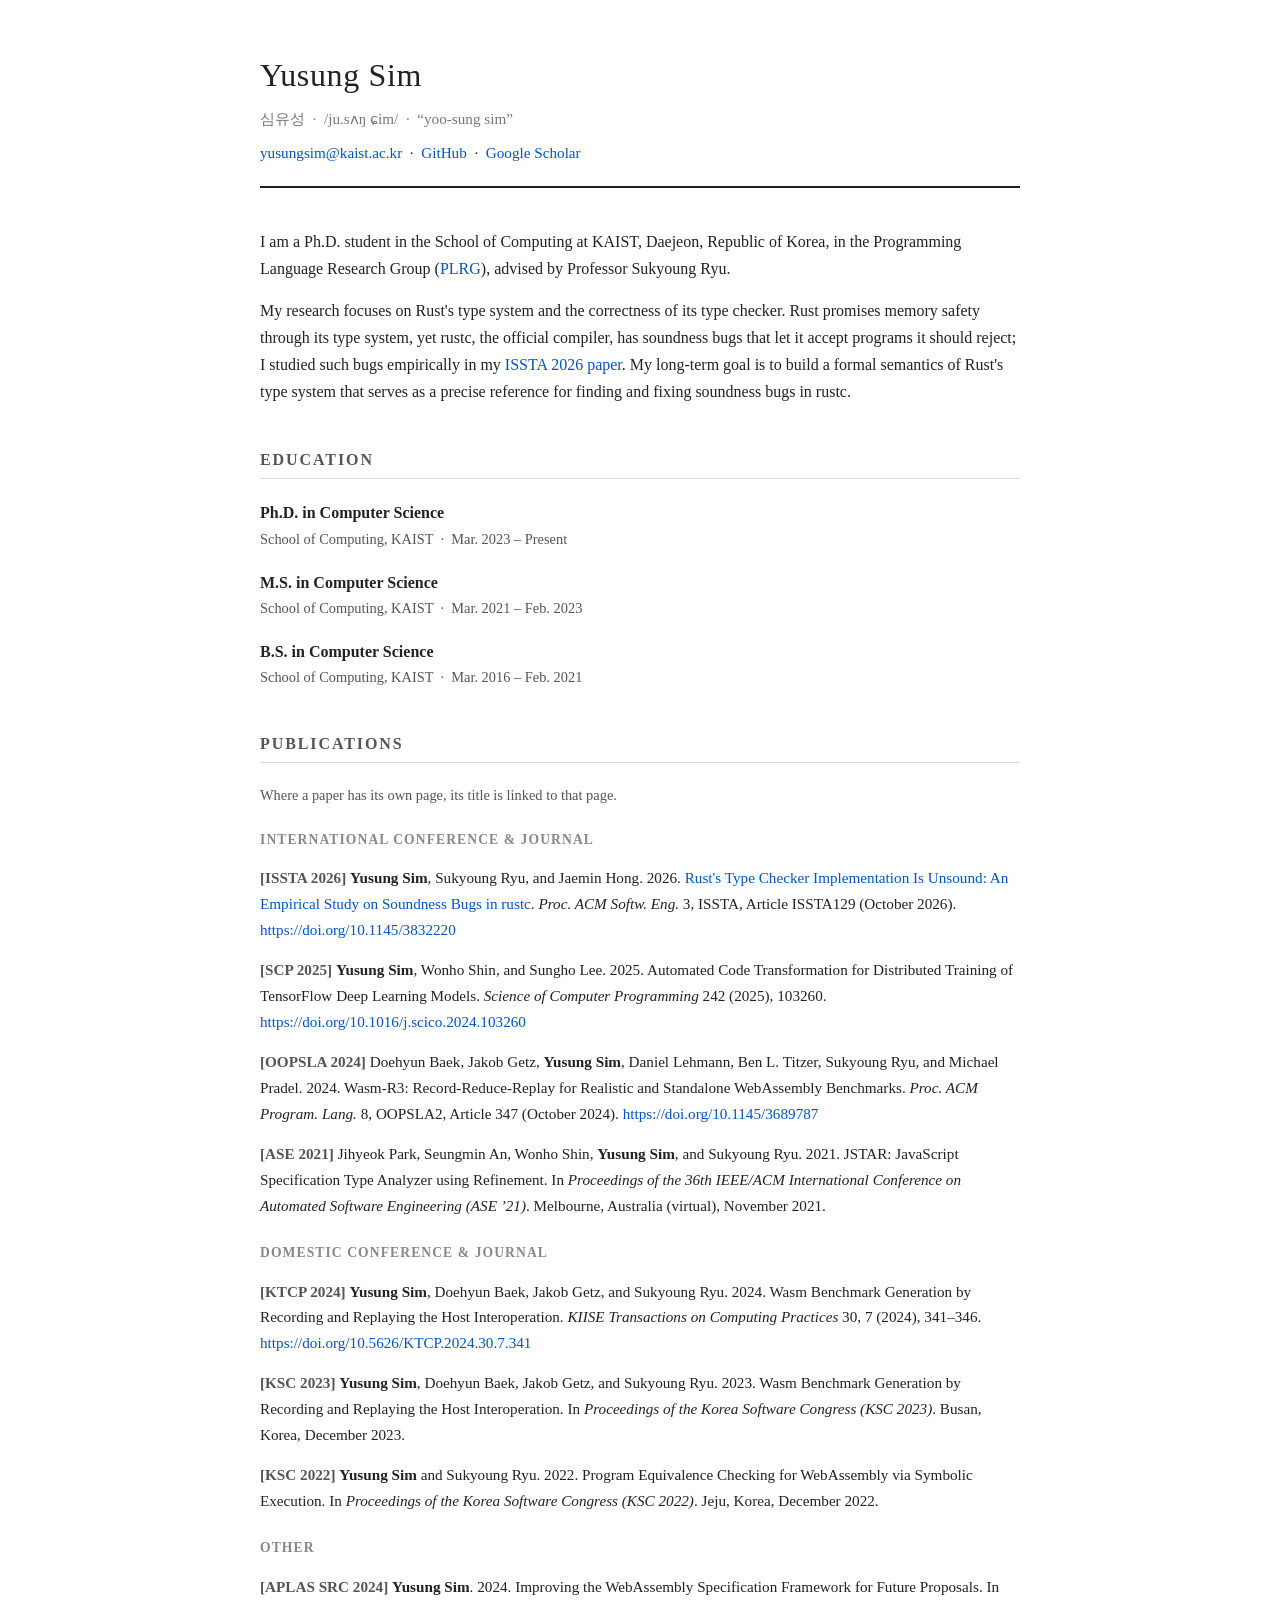
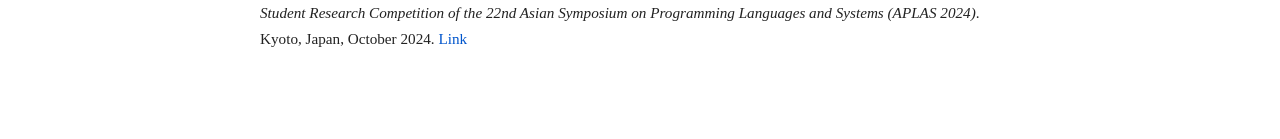
<file: index.html>
<!DOCTYPE html>
<html lang="en">
<head>
  <meta charset="UTF-8" />
  <meta name="viewport" content="width=device-width, initial-scale=1.0" />
  <title>Yusung Sim</title>
  <link rel="stylesheet" href="style.css" />
</head>
<body>
  <div class="page">

    <header>
      <h1>Yusung Sim</h1>
      <p class="pronunciation"><span lang="ko">심유성</span> &nbsp;&middot;&nbsp; <span class="ipa">/ju.sʌŋ ɕim/</span> &nbsp;&middot;&nbsp; &ldquo;yoo-sung sim&rdquo;</p>
      <p class="links"><a href="mailto:yusungsim@kaist.ac.kr">yusungsim@kaist.ac.kr</a> &nbsp;&middot;&nbsp; <a href="https://github.com/yusungsim">GitHub</a> &nbsp;&middot;&nbsp; <a href="https://scholar.google.com/citations?user=tYJS95EAAAAJ">Google Scholar</a></p>
    </header>

    <!-- About -->
    <section>
      <p>I am a Ph.D. student in the School of Computing at KAIST, Daejeon, Republic of Korea, in the Programming Language Research Group (<a href="https://plrg.kaist.ac.kr">PLRG</a>), advised by Professor Sukyoung Ryu.</p>
      <p>My research focuses on Rust's type system and the correctness of its type checker. Rust promises memory safety through its type system, yet rustc, the official compiler, has soundness bugs that let it accept programs it should reject; I studied such bugs empirically in my <a href="issta26/">ISSTA 2026 paper</a>. My long-term goal is to build a formal semantics of Rust's type system that serves as a precise reference for finding and fixing soundness bugs in rustc.</p>
    </section>

    <!-- Education -->
    <section>
      <h2>Education</h2>

      <div class="edu-entry">
        <div class="edu-degree">Ph.D. in Computer Science</div>
        <div class="edu-meta">School of Computing, KAIST &nbsp;&middot;&nbsp; Mar. 2023 &ndash; Present</div>
      </div>

      <div class="edu-entry">
        <div class="edu-degree">M.S. in Computer Science</div>
        <div class="edu-meta">School of Computing, KAIST &nbsp;&middot;&nbsp; Mar. 2021 &ndash; Feb. 2023</div>
      </div>

      <div class="edu-entry">
        <div class="edu-degree">B.S. in Computer Science</div>
        <div class="edu-meta">School of Computing, KAIST &nbsp;&middot;&nbsp; Mar. 2016 &ndash; Feb. 2021</div>
      </div>
    </section>

    <!-- Publications -->
    <section>
      <h2>Publications</h2>

      <p class="pub-note">Where a paper has its own page, its title is linked to that page.</p>

      <h3>International Conference &amp; Journal</h3>

      <p class="pub"><span class="pub-venue">[ISSTA 2026]</span> <b>Yusung Sim</b>, Sukyoung Ryu, and Jaemin Hong. 2026. <a class="pub-title" href="issta26/">Rust's Type Checker Implementation Is Unsound: An Empirical Study on Soundness Bugs in rustc</a>. <em>Proc. ACM Softw. Eng.</em> 3, ISSTA, Article ISSTA129 (October 2026). <a href="https://doi.org/10.1145/3832220">https://doi.org/10.1145/3832220</a></p>

      <p class="pub"><span class="pub-venue">[SCP 2025]</span> <b>Yusung Sim</b>, Wonho Shin, and Sungho Lee. 2025. Automated Code Transformation for Distributed Training of TensorFlow Deep Learning Models. <em>Science of Computer Programming</em> 242 (2025), 103260. <a href="https://doi.org/10.1016/j.scico.2024.103260">https://doi.org/10.1016/j.scico.2024.103260</a></p>

      <p class="pub"><span class="pub-venue">[OOPSLA 2024]</span> Doehyun Baek, Jakob Getz, <b>Yusung Sim</b>, Daniel Lehmann, Ben L. Titzer, Sukyoung Ryu, and Michael Pradel. 2024. Wasm-R3: Record-Reduce-Replay for Realistic and Standalone WebAssembly Benchmarks. <em>Proc. ACM Program. Lang.</em> 8, OOPSLA2, Article 347 (October 2024). <a href="https://doi.org/10.1145/3689787">https://doi.org/10.1145/3689787</a></p>

      <p class="pub"><span class="pub-venue">[ASE 2021]</span> Jihyeok Park, Seungmin An, Wonho Shin, <b>Yusung Sim</b>, and Sukyoung Ryu. 2021. JSTAR: JavaScript Specification Type Analyzer using Refinement. In <em>Proceedings of the 36th IEEE/ACM International Conference on Automated Software Engineering (ASE &rsquo;21)</em>. Melbourne, Australia (virtual), November 2021.</p>

      <h3>Domestic Conference &amp; Journal</h3>

      <p class="pub"><span class="pub-venue">[KTCP 2024]</span> <b>Yusung Sim</b>, Doehyun Baek, Jakob Getz, and Sukyoung Ryu. 2024. Wasm Benchmark Generation by Recording and Replaying the Host Interoperation. <em>KIISE Transactions on Computing Practices</em> 30, 7 (2024), 341&ndash;346. <a href="https://doi.org/10.5626/KTCP.2024.30.7.341">https://doi.org/10.5626/KTCP.2024.30.7.341</a></p>

      <p class="pub"><span class="pub-venue">[KSC 2023]</span> <b>Yusung Sim</b>, Doehyun Baek, Jakob Getz, and Sukyoung Ryu. 2023. Wasm Benchmark Generation by Recording and Replaying the Host Interoperation. In <em>Proceedings of the Korea Software Congress (KSC 2023)</em>. Busan, Korea, December 2023.</p>

      <p class="pub"><span class="pub-venue">[KSC 2022]</span> <b>Yusung Sim</b> and Sukyoung Ryu. 2022. Program Equivalence Checking for WebAssembly via Symbolic Execution. In <em>Proceedings of the Korea Software Congress (KSC 2022)</em>. Jeju, Korea, December 2022.</p>

      <h3>Other</h3>

      <p class="pub"><span class="pub-venue">[APLAS SRC 2024]</span> <b>Yusung Sim</b>. 2024. Improving the WebAssembly Specification Framework for Future Proposals. In <em>Student Research Competition of the 22nd Asian Symposium on Programming Languages and Systems (APLAS 2024)</em>. Kyoto, Japan, October 2024. <a href="https://conf.researchr.org/details/aplas-2024/src-and-posters%3F/12/-SRC-Improving-the-WebAssembly-Specification-Framework-for-Future-Proposals">Link</a></p>
    </section>

  </div>
</body>
</html>
</file>
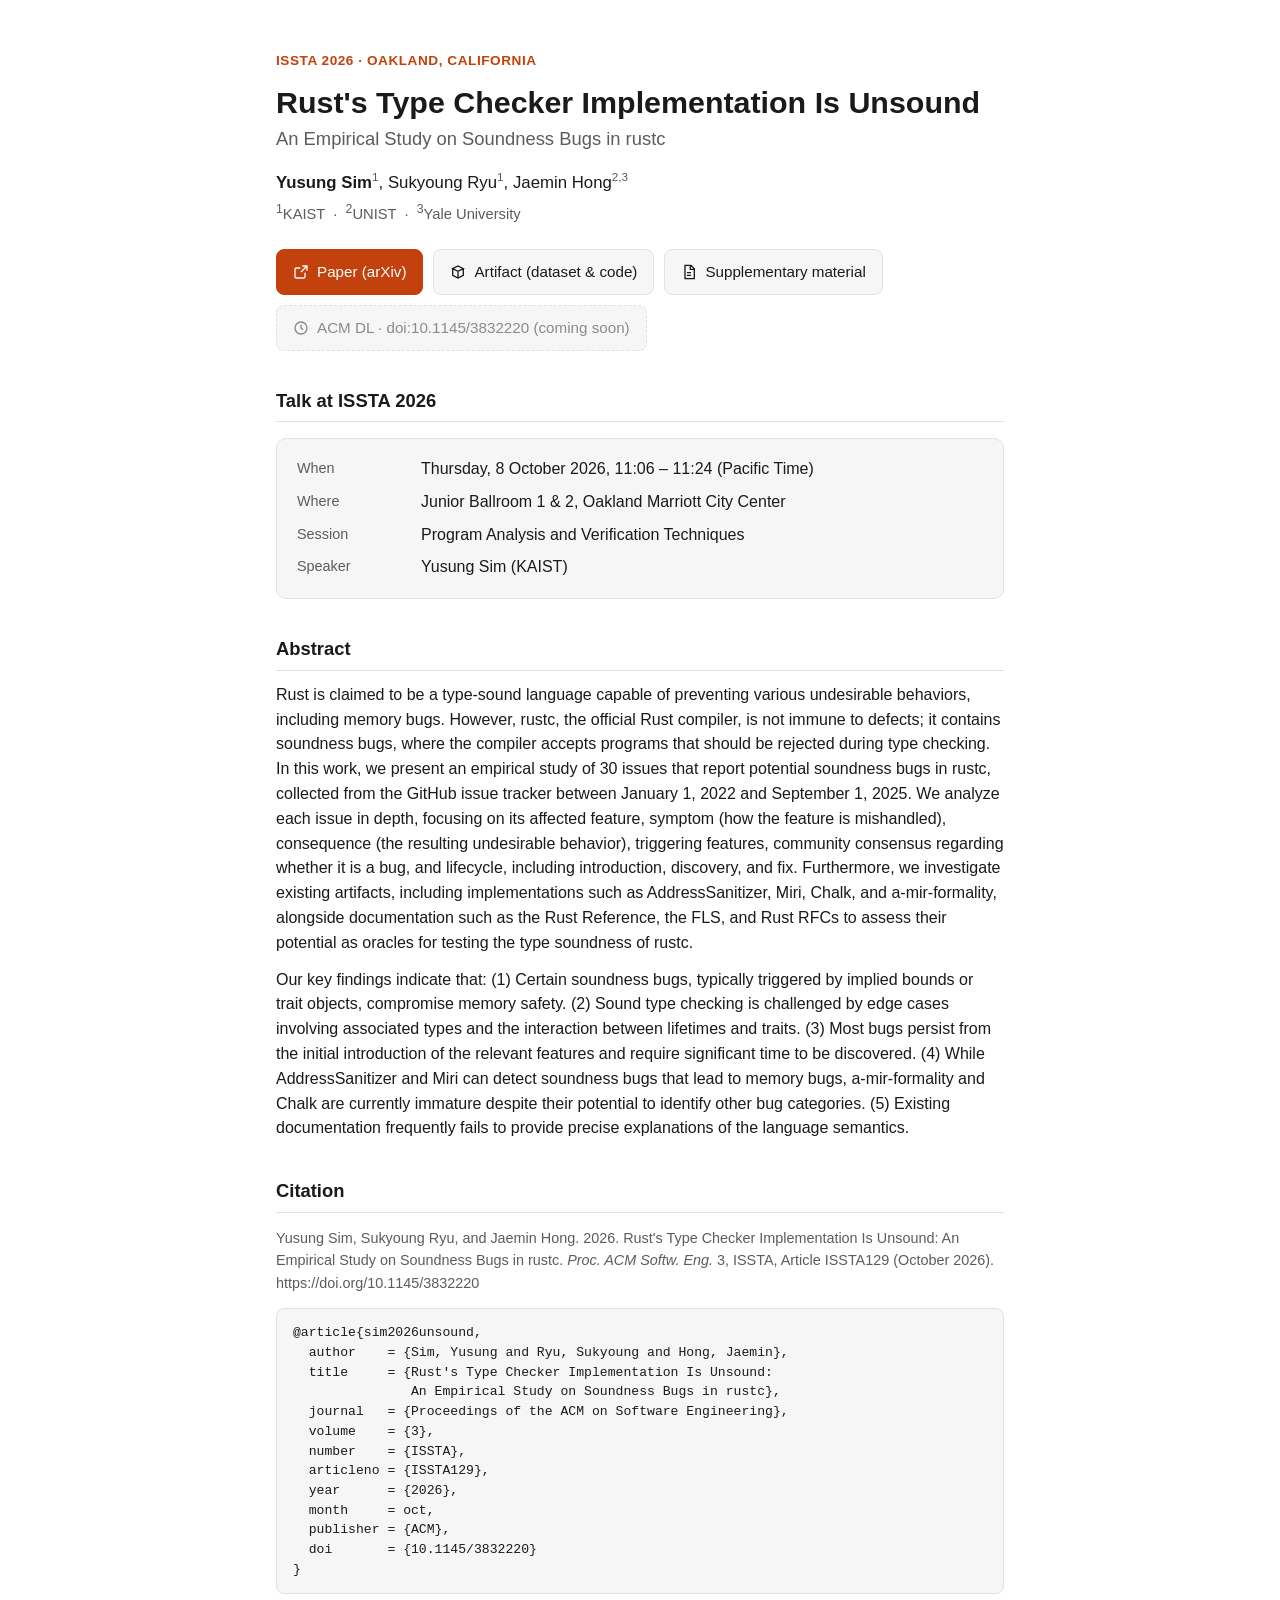
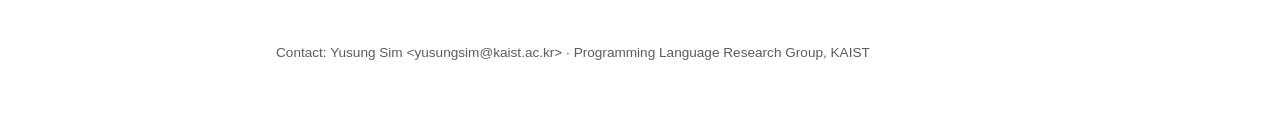
<file: issta26-rust-type-checker-implementation-is-unsound/index.html>
<!DOCTYPE html>
<html lang="en">
<head>
<meta charset="utf-8">
<meta name="viewport" content="width=device-width, initial-scale=1">
<title>Rust's Type Checker Implementation Is Unsound (ISSTA 2026)</title>
<meta name="description" content="Rust's Type Checker Implementation Is Unsound: An Empirical Study on Soundness Bugs in rustc. Yusung Sim, Sukyoung Ryu, Jaemin Hong. ISSTA 2026. Paper, artifact, supplementary material, and talk information.">
<style>
  :root {
    --bg: #ffffff;
    --fg: #1a1a1a;
    --muted: #5c5c5c;
    --line: #e2e2e2;
    --card: #f6f6f6;
    --accent: #c2410c;
    --accent-fg: #ffffff;
    --pending: #8a8a8a;
    --mono: ui-monospace, "SF Mono", Menlo, Consolas, monospace;
  }
  @media (prefers-color-scheme: dark) {
    :root {
      --bg: #121212;
      --fg: #ececec;
      --muted: #a3a3a3;
      --line: #2c2c2c;
      --card: #1c1c1c;
      --accent: #f97316;
      --accent-fg: #121212;
      --pending: #7a7a7a;
    }
  }
  * { box-sizing: border-box; }
  html { background: var(--bg); }
  body {
    margin: 0;
    background: var(--bg);
    color: var(--fg);
    font-family: -apple-system, BlinkMacSystemFont, "Segoe UI", Helvetica, Arial, sans-serif;
    line-height: 1.55;
    -webkit-font-smoothing: antialiased;
  }
  main { max-width: 760px; margin: 0 auto; padding: 48px 16px 64px; }
  .venue {
    display: inline-block;
    font-size: 0.85rem;
    letter-spacing: 0.04em;
    text-transform: uppercase;
    color: var(--accent);
    font-weight: 600;
    margin-bottom: 12px;
  }
  h1 { font-size: 1.9rem; line-height: 1.25; margin: 0 0 8px; }
  h1 .sub { display: block; font-size: 1.15rem; font-weight: 400; color: var(--muted); margin-top: 6px; }
  .authors { margin: 18px 0 4px; font-size: 1.05rem; }
  .authors .presenter { font-weight: 600; }
  .authors sup { font-size: 0.7em; color: var(--muted); }
  .affil { color: var(--muted); font-size: 0.92rem; margin: 0 0 24px; }
  .links { display: flex; flex-wrap: wrap; gap: 10px; margin: 0 0 32px; }
  .btn {
    display: inline-flex; align-items: center; gap: 8px;
    padding: 10px 16px; border-radius: 8px;
    border: 1px solid var(--line); background: var(--card);
    color: var(--fg); text-decoration: none; font-weight: 500; font-size: 0.95rem;
  }
  .btn:hover { border-color: var(--accent); }
  .btn.primary { background: var(--accent); color: var(--accent-fg); border-color: var(--accent); }
  .btn.pending { color: var(--pending); border-style: dashed; cursor: default; }
  .btn svg { width: 16px; height: 16px; flex: none; }
  h2 { font-size: 1.15rem; margin: 36px 0 12px; padding-bottom: 6px; border-bottom: 1px solid var(--line); }
  .talk {
    background: var(--card); border: 1px solid var(--line); border-radius: 10px;
    padding: 18px 20px; display: grid; grid-template-columns: 110px 1fr; gap: 8px 14px;
  }
  .talk dt { color: var(--muted); font-size: 0.9rem; }
  .talk dd { margin: 0; }
  @media (max-width: 480px) { .talk { grid-template-columns: 1fr; gap: 2px; } .talk dt { margin-top: 8px; } }
  .abstract p { margin: 0 0 12px; text-align: left; }
  pre {
    background: var(--card); border: 1px solid var(--line); border-radius: 8px;
    padding: 14px 16px; overflow-x: auto; font-family: var(--mono); font-size: 0.82rem; line-height: 1.5;
  }
  .note { color: var(--muted); font-size: 0.9rem; }
  footer { margin-top: 48px; color: var(--muted); font-size: 0.85rem; }
  a { color: var(--accent); }
</style>
</head>
<body>
<main>
  <span class="venue">ISSTA 2026 · Oakland, California</span>
  <h1>Rust's Type Checker Implementation Is Unsound
    <span class="sub">An Empirical Study on Soundness Bugs in rustc</span>
  </h1>

  <p class="authors">
    <span class="presenter">Yusung Sim</span><sup>1</sup>,
    Sukyoung Ryu<sup>1</sup>,
    Jaemin Hong<sup>2,3</sup>
  </p>
  <p class="affil"><sup>1</sup>KAIST &nbsp;·&nbsp; <sup>2</sup>UNIST &nbsp;·&nbsp; <sup>3</sup>Yale University</p>

  <div class="links">
    <a class="btn primary" href="https://arxiv.org/abs/2608.28713">
      <svg viewBox="0 0 24 24" fill="none" stroke="currentColor" stroke-width="2"><path d="M14 3h7v7M21 3l-9 9M18 13v6a2 2 0 0 1-2 2H5a2 2 0 0 1-2-2V8a2 2 0 0 1 2-2h6"/></svg>
      Paper (arXiv)
    </a>
    <a class="btn" href="https://doi.org/10.5281/zenodo.20728406">
      <svg viewBox="0 0 24 24" fill="none" stroke="currentColor" stroke-width="2"><path d="M4 7l8-4 8 4-8 4-8-4zM4 7v10l8 4 8-4V7M12 11v10"/></svg>
      Artifact (dataset &amp; code)
    </a>
    <a class="btn" href="https://doi.org/10.5281/zenodo.21452140">
      <svg viewBox="0 0 24 24" fill="none" stroke="currentColor" stroke-width="2"><path d="M6 2h9l5 5v15H6zM14 2v6h6M9 13h6M9 17h6"/></svg>
      Supplementary material
    </a>
    <!-- ACM DL: the DOI below goes live when the October 2026 issue of PACMSE is published.
         When it resolves, replace class="btn pending" with class="btn" and add href="https://doi.org/10.1145/3832220". -->
    <span class="btn pending" title="Available when the ACM DL issue is published (October 2026)">
      <svg viewBox="0 0 24 24" fill="none" stroke="currentColor" stroke-width="2"><circle cx="12" cy="12" r="9"/><path d="M12 7v5l3 3"/></svg>
      ACM DL · doi:10.1145/3832220 (coming soon)
    </span>
    <!-- Slides: uncomment after uploading slides.pdf next to this file.
    <a class="btn" href="slides.pdf">Slides (PDF)</a>
    -->
  </div>

  <h2>Talk at ISSTA 2026</h2>
  <dl class="talk">
    <dt>When</dt>
    <dd>Thursday, 8 October 2026, 11:06 – 11:24 (Pacific Time)</dd>
    <dt>Where</dt>
    <dd>Junior Ballroom 1 &amp; 2, Oakland Marriott City Center</dd>
    <dt>Session</dt>
    <dd>Program Analysis and Verification Techniques</dd>
    <dt>Speaker</dt>
    <dd>Yusung Sim (KAIST)</dd>
  </dl>

  <h2>Abstract</h2>
  <div class="abstract">
    <p>Rust is claimed to be a type-sound language capable of preventing various undesirable behaviors, including memory bugs. However, rustc, the official Rust compiler, is not immune to defects; it contains soundness bugs, where the compiler accepts programs that should be rejected during type checking. In this work, we present an empirical study of 30 issues that report potential soundness bugs in rustc, collected from the GitHub issue tracker between January 1, 2022 and September 1, 2025. We analyze each issue in depth, focusing on its affected feature, symptom (how the feature is mishandled), consequence (the resulting undesirable behavior), triggering features, community consensus regarding whether it is a bug, and lifecycle, including introduction, discovery, and fix. Furthermore, we investigate existing artifacts, including implementations such as AddressSanitizer, Miri, Chalk, and a-mir-formality, alongside documentation such as the Rust Reference, the FLS, and Rust RFCs to assess their potential as oracles for testing the type soundness of rustc.</p>
    <p>Our key findings indicate that: (1) Certain soundness bugs, typically triggered by implied bounds or trait objects, compromise memory safety. (2) Sound type checking is challenged by edge cases involving associated types and the interaction between lifetimes and traits. (3) Most bugs persist from the initial introduction of the relevant features and require significant time to be discovered. (4) While AddressSanitizer and Miri can detect soundness bugs that lead to memory bugs, a-mir-formality and Chalk are currently immature despite their potential to identify other bug categories. (5) Existing documentation frequently fails to provide precise explanations of the language semantics.</p>
  </div>

  <h2>Citation</h2>
  <p class="note">Yusung Sim, Sukyoung Ryu, and Jaemin Hong. 2026. Rust's Type Checker Implementation Is Unsound: An Empirical Study on Soundness Bugs in rustc. <em>Proc. ACM Softw. Eng.</em> 3, ISSTA, Article ISSTA129 (October 2026). https://doi.org/10.1145/3832220</p>
<pre>@article{sim2026unsound,
  author    = {Sim, Yusung and Ryu, Sukyoung and Hong, Jaemin},
  title     = {Rust's Type Checker Implementation Is Unsound:
               An Empirical Study on Soundness Bugs in rustc},
  journal   = {Proceedings of the ACM on Software Engineering},
  volume    = {3},
  number    = {ISSTA},
  articleno = {ISSTA129},
  year      = {2026},
  month     = oct,
  publisher = {ACM},
  doi       = {10.1145/3832220}
}</pre>

  <footer>
    Contact: Yusung Sim &lt;yusungsim@kaist.ac.kr&gt; · Programming Language Research Group, KAIST
  </footer>
</main>
</body>
</html>
</file>
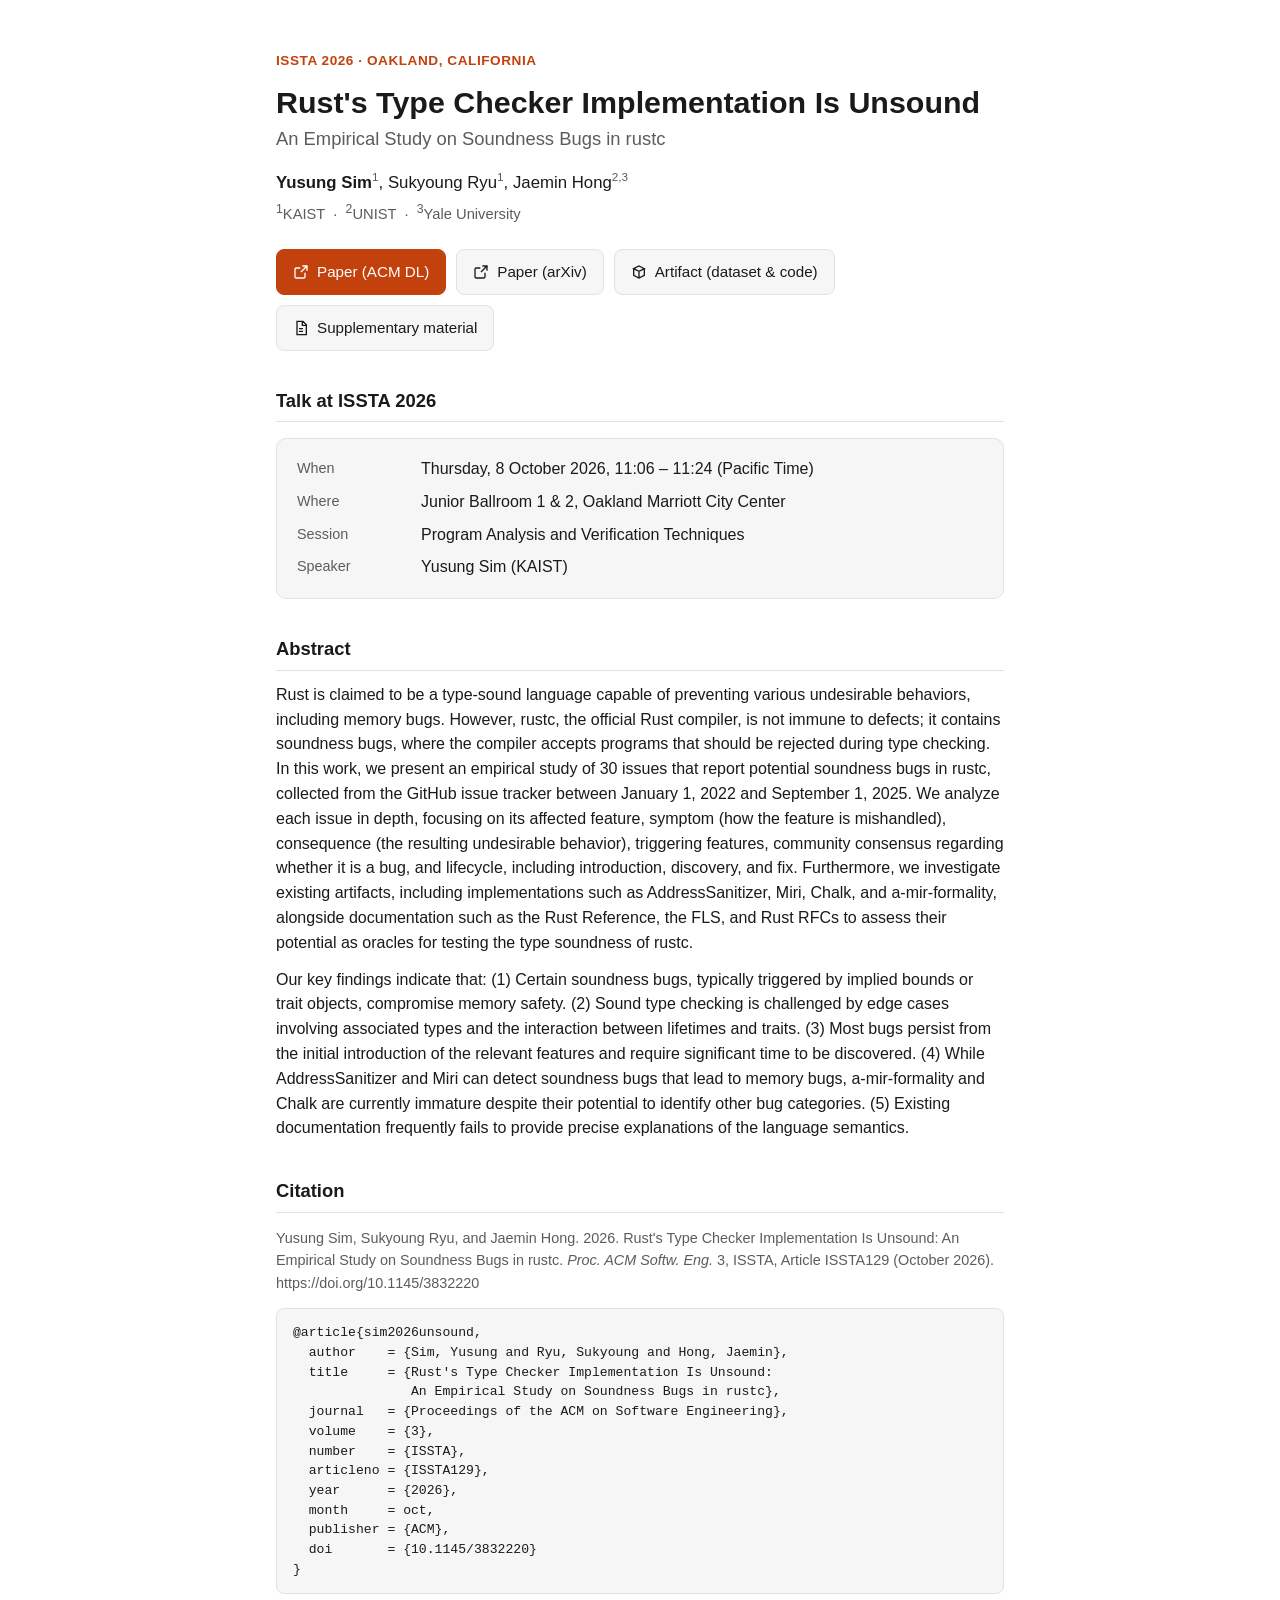
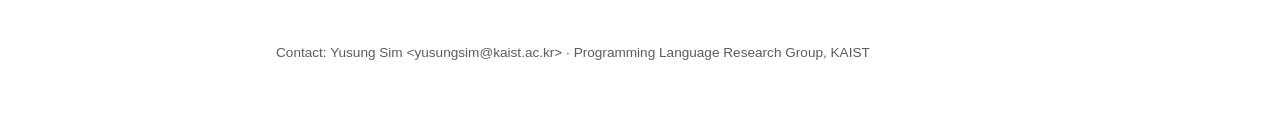
<file: issta26/index.html>
<!DOCTYPE html>
<html lang="en">
<head>
<meta charset="utf-8">
<meta name="viewport" content="width=device-width, initial-scale=1">
<title>Rust's Type Checker Implementation Is Unsound (ISSTA 2026)</title>
<meta name="description" content="Rust's Type Checker Implementation Is Unsound: An Empirical Study on Soundness Bugs in rustc. Yusung Sim, Sukyoung Ryu, Jaemin Hong. ISSTA 2026. Paper, artifact, supplementary material, and talk information.">
<style>
  :root {
    --bg: #ffffff;
    --fg: #1a1a1a;
    --muted: #5c5c5c;
    --line: #e2e2e2;
    --card: #f6f6f6;
    --accent: #c2410c;
    --accent-fg: #ffffff;
    --pending: #8a8a8a;
    --mono: ui-monospace, "SF Mono", Menlo, Consolas, monospace;
  }
  * { box-sizing: border-box; }
  html { background: var(--bg); }
  body {
    margin: 0;
    background: var(--bg);
    color: var(--fg);
    font-family: -apple-system, BlinkMacSystemFont, "Segoe UI", Helvetica, Arial, sans-serif;
    line-height: 1.55;
    -webkit-font-smoothing: antialiased;
  }
  main { max-width: 760px; margin: 0 auto; padding: 48px 16px 64px; }
  .venue {
    display: inline-block;
    font-size: 0.85rem;
    letter-spacing: 0.04em;
    text-transform: uppercase;
    color: var(--accent);
    font-weight: 600;
    margin-bottom: 12px;
  }
  h1 { font-size: 1.9rem; line-height: 1.25; margin: 0 0 8px; }
  h1 .sub { display: block; font-size: 1.15rem; font-weight: 400; color: var(--muted); margin-top: 6px; }
  .authors { margin: 18px 0 4px; font-size: 1.05rem; }
  .authors .presenter { font-weight: 600; }
  .authors sup { font-size: 0.7em; color: var(--muted); }
  .affil { color: var(--muted); font-size: 0.92rem; margin: 0 0 24px; }
  .links { display: flex; flex-wrap: wrap; gap: 10px; margin: 0 0 32px; }
  .btn {
    display: inline-flex; align-items: center; gap: 8px;
    padding: 10px 16px; border-radius: 8px;
    border: 1px solid var(--line); background: var(--card);
    color: var(--fg); text-decoration: none; font-weight: 500; font-size: 0.95rem;
  }
  .btn:hover { border-color: var(--accent); }
  .btn.primary { background: var(--accent); color: var(--accent-fg); border-color: var(--accent); }
  .btn.pending { color: var(--pending); border-style: dashed; cursor: default; }
  .btn svg { width: 16px; height: 16px; flex: none; }
  h2 { font-size: 1.15rem; margin: 36px 0 12px; padding-bottom: 6px; border-bottom: 1px solid var(--line); }
  .talk {
    background: var(--card); border: 1px solid var(--line); border-radius: 10px;
    padding: 18px 20px; display: grid; grid-template-columns: 110px 1fr; gap: 8px 14px;
  }
  .talk dt { color: var(--muted); font-size: 0.9rem; }
  .talk dd { margin: 0; }
  @media (max-width: 480px) { .talk { grid-template-columns: 1fr; gap: 2px; } .talk dt { margin-top: 8px; } }
  .abstract p { margin: 0 0 12px; text-align: left; }
  pre {
    background: var(--card); border: 1px solid var(--line); border-radius: 8px;
    padding: 14px 16px; overflow-x: auto; font-family: var(--mono); font-size: 0.82rem; line-height: 1.5;
  }
  .note { color: var(--muted); font-size: 0.9rem; }
  footer { margin-top: 48px; color: var(--muted); font-size: 0.85rem; }
  a { color: var(--accent); }
</style>
</head>
<body>
<main>
  <span class="venue">ISSTA 2026 · Oakland, California</span>
  <h1>Rust's Type Checker Implementation Is Unsound
    <span class="sub">An Empirical Study on Soundness Bugs in rustc</span>
  </h1>

  <p class="authors">
    <span class="presenter">Yusung Sim</span><sup>1</sup>,
    Sukyoung Ryu<sup>1</sup>,
    Jaemin Hong<sup>2,3</sup>
  </p>
  <p class="affil"><sup>1</sup>KAIST &nbsp;·&nbsp; <sup>2</sup>UNIST &nbsp;·&nbsp; <sup>3</sup>Yale University</p>

  <div class="links">
    <a class="btn primary" href="https://doi.org/10.1145/3832220">
      <svg viewBox="0 0 24 24" fill="none" stroke="currentColor" stroke-width="2"><path d="M14 3h7v7M21 3l-9 9M18 13v6a2 2 0 0 1-2 2H5a2 2 0 0 1-2-2V8a2 2 0 0 1 2-2h6"/></svg>
      Paper (ACM DL)
    </a>
    <a class="btn" href="https://arxiv.org/abs/2608.28713">
      <svg viewBox="0 0 24 24" fill="none" stroke="currentColor" stroke-width="2"><path d="M14 3h7v7M21 3l-9 9M18 13v6a2 2 0 0 1-2 2H5a2 2 0 0 1-2-2V8a2 2 0 0 1 2-2h6"/></svg>
      Paper (arXiv)
    </a>
    <a class="btn" href="https://doi.org/10.5281/zenodo.20728406">
      <svg viewBox="0 0 24 24" fill="none" stroke="currentColor" stroke-width="2"><path d="M4 7l8-4 8 4-8 4-8-4zM4 7v10l8 4 8-4V7M12 11v10"/></svg>
      Artifact (dataset &amp; code)
    </a>
    <a class="btn" href="https://doi.org/10.5281/zenodo.21452140">
      <svg viewBox="0 0 24 24" fill="none" stroke="currentColor" stroke-width="2"><path d="M6 2h9l5 5v15H6zM14 2v6h6M9 13h6M9 17h6"/></svg>
      Supplementary material
    </a>
    <!-- Slides: uncomment after uploading slides.pdf next to this file.
    <a class="btn" href="slides.pdf">Slides (PDF)</a>
    -->
  </div>

  <h2>Talk at ISSTA 2026</h2>
  <dl class="talk">
    <dt>When</dt>
    <dd>Thursday, 8 October 2026, 11:06 – 11:24 (Pacific Time)</dd>
    <dt>Where</dt>
    <dd>Junior Ballroom 1 &amp; 2, Oakland Marriott City Center</dd>
    <dt>Session</dt>
    <dd>Program Analysis and Verification Techniques</dd>
    <dt>Speaker</dt>
    <dd>Yusung Sim (KAIST)</dd>
  </dl>

  <h2>Abstract</h2>
  <div class="abstract">
    <p>Rust is claimed to be a type-sound language capable of preventing various undesirable behaviors, including memory bugs. However, rustc, the official Rust compiler, is not immune to defects; it contains soundness bugs, where the compiler accepts programs that should be rejected during type checking. In this work, we present an empirical study of 30 issues that report potential soundness bugs in rustc, collected from the GitHub issue tracker between January 1, 2022 and September 1, 2025. We analyze each issue in depth, focusing on its affected feature, symptom (how the feature is mishandled), consequence (the resulting undesirable behavior), triggering features, community consensus regarding whether it is a bug, and lifecycle, including introduction, discovery, and fix. Furthermore, we investigate existing artifacts, including implementations such as AddressSanitizer, Miri, Chalk, and a-mir-formality, alongside documentation such as the Rust Reference, the FLS, and Rust RFCs to assess their potential as oracles for testing the type soundness of rustc.</p>
    <p>Our key findings indicate that: (1) Certain soundness bugs, typically triggered by implied bounds or trait objects, compromise memory safety. (2) Sound type checking is challenged by edge cases involving associated types and the interaction between lifetimes and traits. (3) Most bugs persist from the initial introduction of the relevant features and require significant time to be discovered. (4) While AddressSanitizer and Miri can detect soundness bugs that lead to memory bugs, a-mir-formality and Chalk are currently immature despite their potential to identify other bug categories. (5) Existing documentation frequently fails to provide precise explanations of the language semantics.</p>
  </div>

  <h2>Citation</h2>
  <p class="note">Yusung Sim, Sukyoung Ryu, and Jaemin Hong. 2026. Rust's Type Checker Implementation Is Unsound: An Empirical Study on Soundness Bugs in rustc. <em>Proc. ACM Softw. Eng.</em> 3, ISSTA, Article ISSTA129 (October 2026). https://doi.org/10.1145/3832220</p>
<pre>@article{sim2026unsound,
  author    = {Sim, Yusung and Ryu, Sukyoung and Hong, Jaemin},
  title     = {Rust's Type Checker Implementation Is Unsound:
               An Empirical Study on Soundness Bugs in rustc},
  journal   = {Proceedings of the ACM on Software Engineering},
  volume    = {3},
  number    = {ISSTA},
  articleno = {ISSTA129},
  year      = {2026},
  month     = oct,
  publisher = {ACM},
  doi       = {10.1145/3832220}
}</pre>

  <footer>
    Contact: Yusung Sim &lt;yusungsim@kaist.ac.kr&gt; · Programming Language Research Group, KAIST
  </footer>
</main>
</body>
</html>
</file>
<file: style.css>
*, *::before, *::after { box-sizing: border-box; margin: 0; padding: 0; }

body {
  font-family: "Georgia", serif;
  font-size: 16px;
  line-height: 1.7;
  color: #222;
  background: #fff;
  padding: 3rem 1.5rem;
}

.page {
  max-width: 760px;
  margin: 0 auto;
}

/* Header */
header {
  border-bottom: 2px solid #222;
  padding-bottom: 1.25rem;
  margin-bottom: 2.5rem;
}

header h1 {
  font-size: 2rem;
  font-weight: normal;
  letter-spacing: 0.02em;
}

header .pronunciation {
  color: #777;
  font-size: 0.95rem;
  margin-top: 0.25rem;
}

header .links {
  font-size: 0.95rem;
  margin-top: 0.5rem;
}

header .links a {
  color: #0055cc;
  text-decoration: none;
}

header .links a:hover {
  text-decoration: underline;
}

/* Georgia lacks IPA glyphs (ɕ, ʌ); use fonts that cover them */
header .ipa {
  font-family: "Charis SIL", "Doulos SIL", "Gentium Plus", "Times New Roman", serif;
}

/* Sections */
section > p + p {
  margin-top: 0.9rem;
}

section p a {
  color: #0055cc;
  text-decoration: none;
}

section p a:hover {
  text-decoration: underline;
}

section {
  margin-bottom: 2.5rem;
}

section h2 {
  font-size: 1rem;
  font-weight: bold;
  text-transform: uppercase;
  letter-spacing: 0.12em;
  color: #555;
  border-bottom: 1px solid #ddd;
  padding-bottom: 0.35rem;
  margin-bottom: 1.25rem;
}

/* Education */
.edu-entry {
  margin-bottom: 1.1rem;
}

.edu-degree {
  font-weight: bold;
}

.edu-meta {
  color: #555;
  font-size: 0.9rem;
}

/* Publications */
section h3 {
  font-size: 0.85rem;
  font-weight: bold;
  text-transform: uppercase;
  letter-spacing: 0.08em;
  color: #888;
  margin-bottom: 0.9rem;
  margin-top: 1.4rem;
}

section h3:first-of-type {
  margin-top: 0;
}

p.pub {
  margin-bottom: 0.9rem;
  font-size: 0.95rem;
}

p.pub b {
  font-weight: bold;
}

p.pub a {
  color: #0055cc;
  text-decoration: none;
  overflow-wrap: anywhere;
}

p.pub a:hover {
  text-decoration: underline;
}

/* Paper titles linked to their own page: keep words intact (anywhere is for DOIs) */
p.pub a.pub-title {
  overflow-wrap: normal;
}

p.pub-note {
  color: #555;
  font-size: 0.9rem;
  margin-bottom: 1.25rem;
}

@media (max-width: 500px) {
  header h1 { font-size: 1.5rem; }
}

p.pub .pub-venue {
  font-weight: bold;
  color: #555;
  white-space: nowrap;
}
</file>
